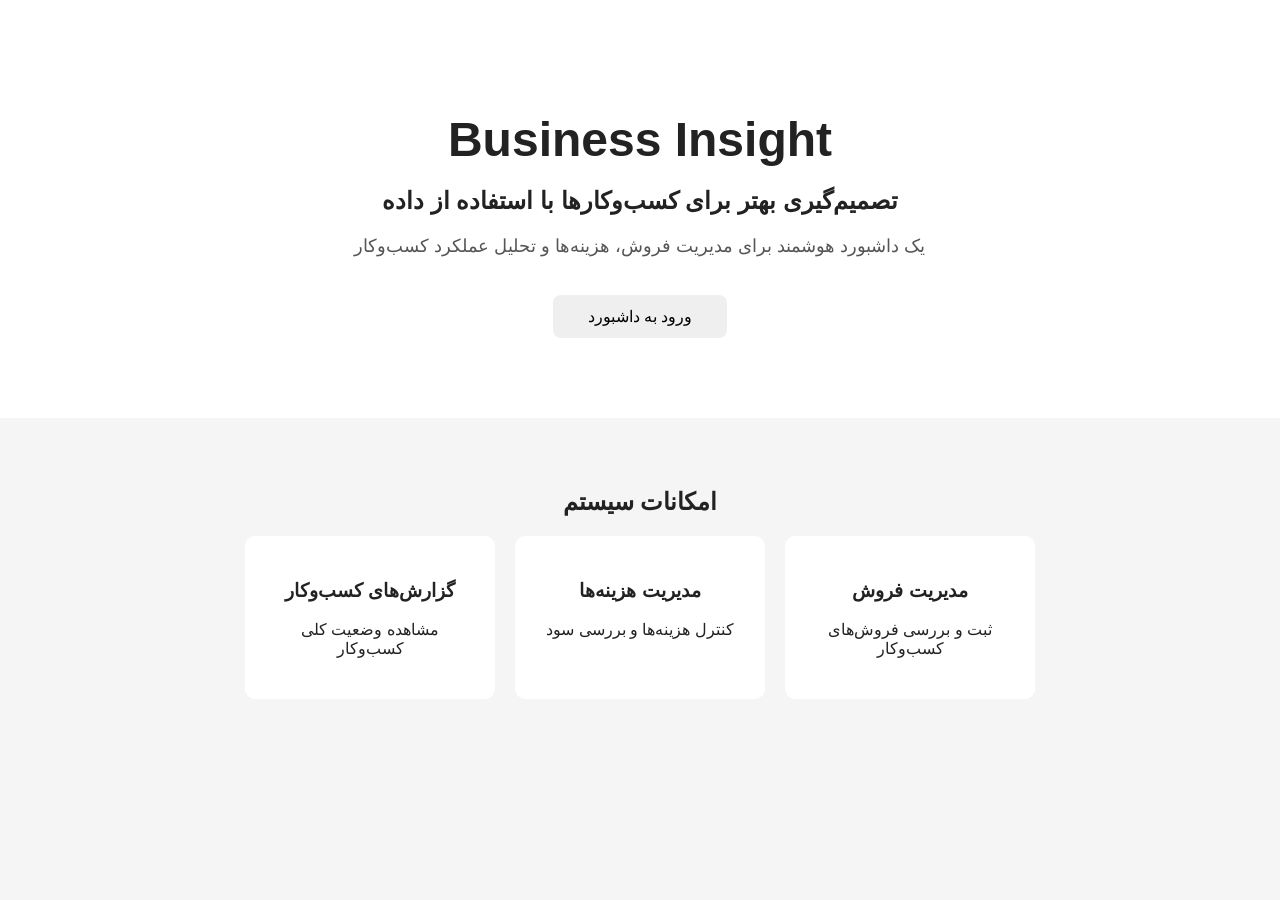
<file: index.html>
<!DOCTYPE html>
<html lang="fa" dir="rtl">

<head>

    <meta charset="UTF-8">

    <meta name="viewport" content="width=device-width, initial-scale=1.0">

    <title>Business Insight</title>

    <link rel="stylesheet" href="css/style.css">

</head>


<body>


    <!-- Hero Section -->

    <header class="hero">

        <h1>
            Business Insight
        </h1>


        <h2>
            تصمیم‌گیری بهتر برای کسب‌وکارها با استفاده از داده
        </h2>


        <p>
            یک داشبورد هوشمند برای مدیریت فروش، هزینه‌ها و تحلیل عملکرد کسب‌وکار
        </p>


        <button>
            ورود به داشبورد
        </button>


    </header>



    <!-- Features Section -->

    <section class="features">


        <h2>
            امکانات سیستم
        </h2>


        <div class="feature-list">


            <div class="card">

                <h3>
                    مدیریت فروش
                </h3>

                <p>
                    ثبت و بررسی فروش‌های کسب‌وکار
                </p>

            </div>



            <div class="card">

                <h3>
                    مدیریت هزینه‌ها
                </h3>

                <p>
                    کنترل هزینه‌ها و بررسی سود
                </p>

            </div>



            <div class="card">

                <h3>
                    گزارش‌های کسب‌وکار
                </h3>

                <p>
                    مشاهده وضعیت کلی کسب‌وکار
                </p>

            </div>


        </div>


    </section>


</body>

</html>
</file>
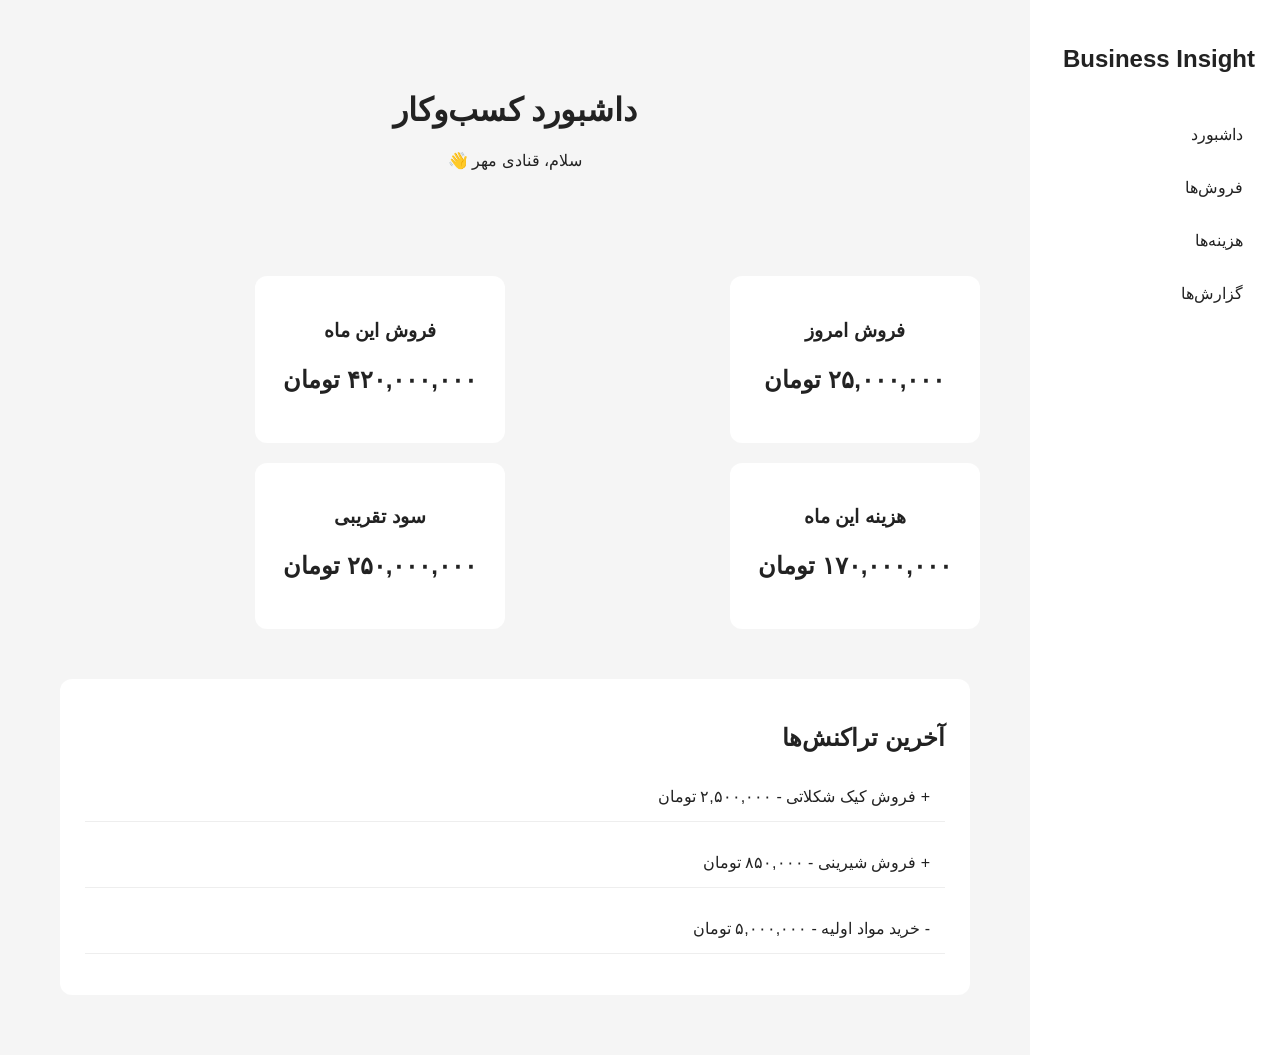
<file: dashboard.html>
<!DOCTYPE html>
<html lang="fa" dir="rtl">

<head>

    <meta charset="UTF-8">

    <meta name="viewport" content="width=device-width, initial-scale=1.0">

    <title>Business Insight Dashboard</title>

    <link rel="stylesheet" href="css/style.css">

</head>


<body>


<div class="app-container">


    <!-- Sidebar Navigation -->

    <aside class="sidebar">


        <h2>
            Business Insight
        </h2>


        <nav>

            <a href="dashboard.html">
                داشبورد
            </a>


            <a href="pages/sales.html">
                فروش‌ها
            </a>


            <a href="pages/expenses.html">
                هزینه‌ها
            </a>


            <a href="pages/reports.html">
                گزارش‌ها
            </a>


        </nav>


    </aside>




    <!-- Main Dashboard Content -->

    <main class="dashboard-content">


        <!-- Dashboard Header -->

        <header class="dashboard-header">

            <h1>
                داشبورد کسب‌وکار
            </h1>

            <p>
                سلام، قنادی مهر 👋
            </p>

        </header>




        <!-- Statistics Cards -->

        <section class="stats">


            <div class="stat-card">

                <h3>
                    فروش امروز
                </h3>

                <p>
                    ۲۵,۰۰۰,۰۰۰ تومان
                </p>

            </div>



            <div class="stat-card">

                <h3>
                    فروش این ماه
                </h3>

                <p>
                    ۴۲۰,۰۰۰,۰۰۰ تومان
                </p>

            </div>



            <div class="stat-card">

                <h3>
                    هزینه این ماه
                </h3>

                <p>
                    ۱۷۰,۰۰۰,۰۰۰ تومان
                </p>

            </div>



            <div class="stat-card">

                <h3>
                    سود تقریبی
                </h3>

                <p>
                    ۲۵۰,۰۰۰,۰۰۰ تومان
                </p>

            </div>


        </section>




        <!-- Recent Transactions -->

        <section class="transactions">


            <h2>
                آخرین تراکنش‌ها
            </h2>


            <div class="transaction-list">


                <p>
                    + فروش کیک شکلاتی - ۲,۵۰۰,۰۰۰ تومان
                </p>


                <p>
                    + فروش شیرینی - ۸۵۰,۰۰۰ تومان
                </p>


                <p>
                    - خرید مواد اولیه - ۵,۰۰۰,۰۰۰ تومان
                </p>


            </div>


        </section>


    </main>


</div>


</body>

</html>
</file>
<file: css/style.css>
/* Global Styles */

* {

    box-sizing: border-box;

}



body {

    font-family: "Tahoma", sans-serif;

    margin: 0;

    background-color: #f5f5f5;

    color: #222;

    direction: rtl;

}



/* Hero Section */

.hero {

    text-align: center;

    padding: 80px 20px;

    background-color: white;

}



.hero h1 {

    font-size: 48px;

    margin-bottom: 20px;

}



.hero h2 {

    font-size: 24px;

    margin-bottom: 20px;

}



.hero p {

    font-size: 18px;

    color: #555;

}



.hero button {

    margin-top: 20px;

    padding: 12px 35px;

    border: none;

    border-radius: 8px;

    cursor: pointer;

    font-size: 16px;

}



/* Features Section */

.features {

    padding: 50px 20px;

    text-align: center;

}



/* Feature Cards Layout */

.feature-list {

    display: flex;

    justify-content: center;

    gap: 20px;

    flex-wrap: wrap;

}



/* Feature Card */

.card {

    background-color: white;

    padding: 25px;

    width: 250px;

    border-radius: 10px;

}


/* Dashboard Header */

.dashboard-header {

    text-align: center;

    padding: 40px 20px;

}



/* Statistics Cards */

.stats {

    display: flex;

    justify-content: center;

    gap: 20px;

    flex-wrap: wrap;

    padding: 20px;

}



.stat-card {

    background: white;

    width: 250px;

    padding: 25px;

    border-radius: 12px;

    text-align: center;

}



.stat-card p {

    font-size: 22px;

    font-weight: bold;

}



/* Transactions */

.transactions {

    background: white;

    margin: 30px;

    padding: 25px;

    border-radius: 12px;

}



.transaction-list p {

    padding: 10px;

    border-bottom: 1px solid #ddd;

}


/* Application Layout */

.app-container {

    display:flex;

    min-height:100vh;

}

.sidebar {

    width:250px;

    background:white;

    padding:25px;

}

.dashboard-content {

    flex:1;

    padding:30px;

}


/* Sidebar */

.sidebar {

    width: 250px;

    min-height: 100vh;

    background: white;

    padding: 25px;

}


.sidebar h2 {

    margin-bottom: 40px;

}


.sidebar a {

    display: block;

    text-decoration: none;

    color: #222;

    padding: 12px;

    margin-bottom: 10px;

}


/* Main Content */

.dashboard-content {

    flex: 1;

    padding: 30px;

}

/* Dashboard Header */

.dashboard-header {

    margin-bottom: 30px;

}



/* Statistics Layout */

.stats {

    display: grid;

    grid-template-columns: repeat(2, 1fr);

    gap: 20px;

}



.stat-card {

    background: white;

    padding: 25px;

    border-radius: 12px;

}



.stat-card h3 {

    margin-bottom: 20px;

}



.stat-card p {

    font-size: 24px;

    font-weight: bold;

}



/* Transactions */

.transactions {

    background: white;

    padding: 25px;

    margin-top: 30px;

    border-radius: 12px;

}


.transactions p {

    padding: 15px;

    border-bottom: 1px solid #eee;

}
</file>
